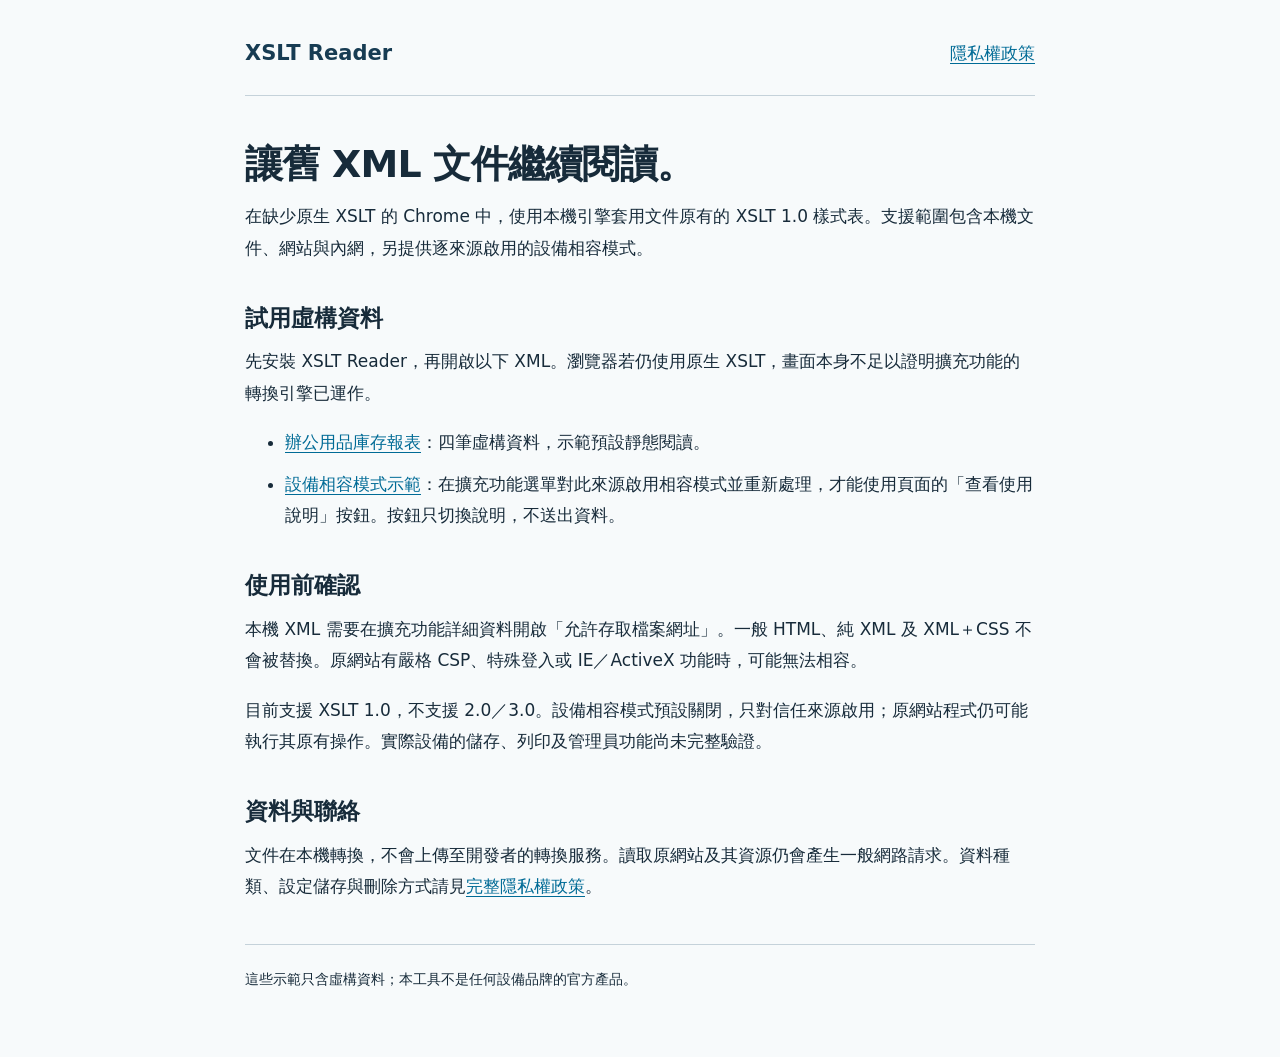
<file: index.html>
<!doctype html>
<html lang="zh-Hant"><head><meta charset="utf-8"><meta name="viewport" content="width=device-width,initial-scale=1"><meta name="description" content="XSLT Reader 使用說明、虛構 XML 示範文件與隱私權政策。"><title>XSLT Reader · 文件與示範</title><link rel="stylesheet" href="site.css"></head>
<body><main><nav><a href="index.html">XSLT Reader</a><a href="privacy.html">隱私權政策</a></nav><h1>讓舊 XML 文件繼續閱讀。</h1><p>在缺少原生 XSLT 的 Chrome 中，使用本機引擎套用文件原有的 XSLT 1.0 樣式表。支援範圍包含本機文件、網站與內網，另提供逐來源啟用的設備相容模式。</p>
<h2>試用虛構資料</h2><p>先安裝 XSLT Reader，再開啟以下 XML。瀏覽器若仍使用原生 XSLT，畫面本身不足以證明擴充功能的轉換引擎已運作。</p><ul><li><a href="demo/report.xml">辦公用品庫存報表</a>：四筆虛構資料，示範預設靜態閱讀。</li><li><a href="demo/device.xml">設備相容模式示範</a>：在擴充功能選單對此來源啟用相容模式並重新處理，才能使用頁面的「查看使用說明」按鈕。按鈕只切換說明，不送出資料。</li></ul>
<h2>使用前確認</h2><p>本機 XML 需要在擴充功能詳細資料開啟「允許存取檔案網址」。一般 HTML、純 XML 及 XML＋CSS 不會被替換。原網站有嚴格 CSP、特殊登入或 IE／ActiveX 功能時，可能無法相容。</p><p>目前支援 XSLT 1.0，不支援 2.0／3.0。設備相容模式預設關閉，只對信任來源啟用；原網站程式仍可能執行其原有操作。實際設備的儲存、列印及管理員功能尚未完整驗證。</p><h2>資料與聯絡</h2><p>文件在本機轉換，不會上傳至開發者的轉換服務。讀取原網站及其資源仍會產生一般網路請求。資料種類、設定儲存與刪除方式請見<a href="privacy.html">完整隱私權政策</a>。</p><footer>這些示範只含虛構資料；本工具不是任何設備品牌的官方產品。</footer></main></body></html>
</file>
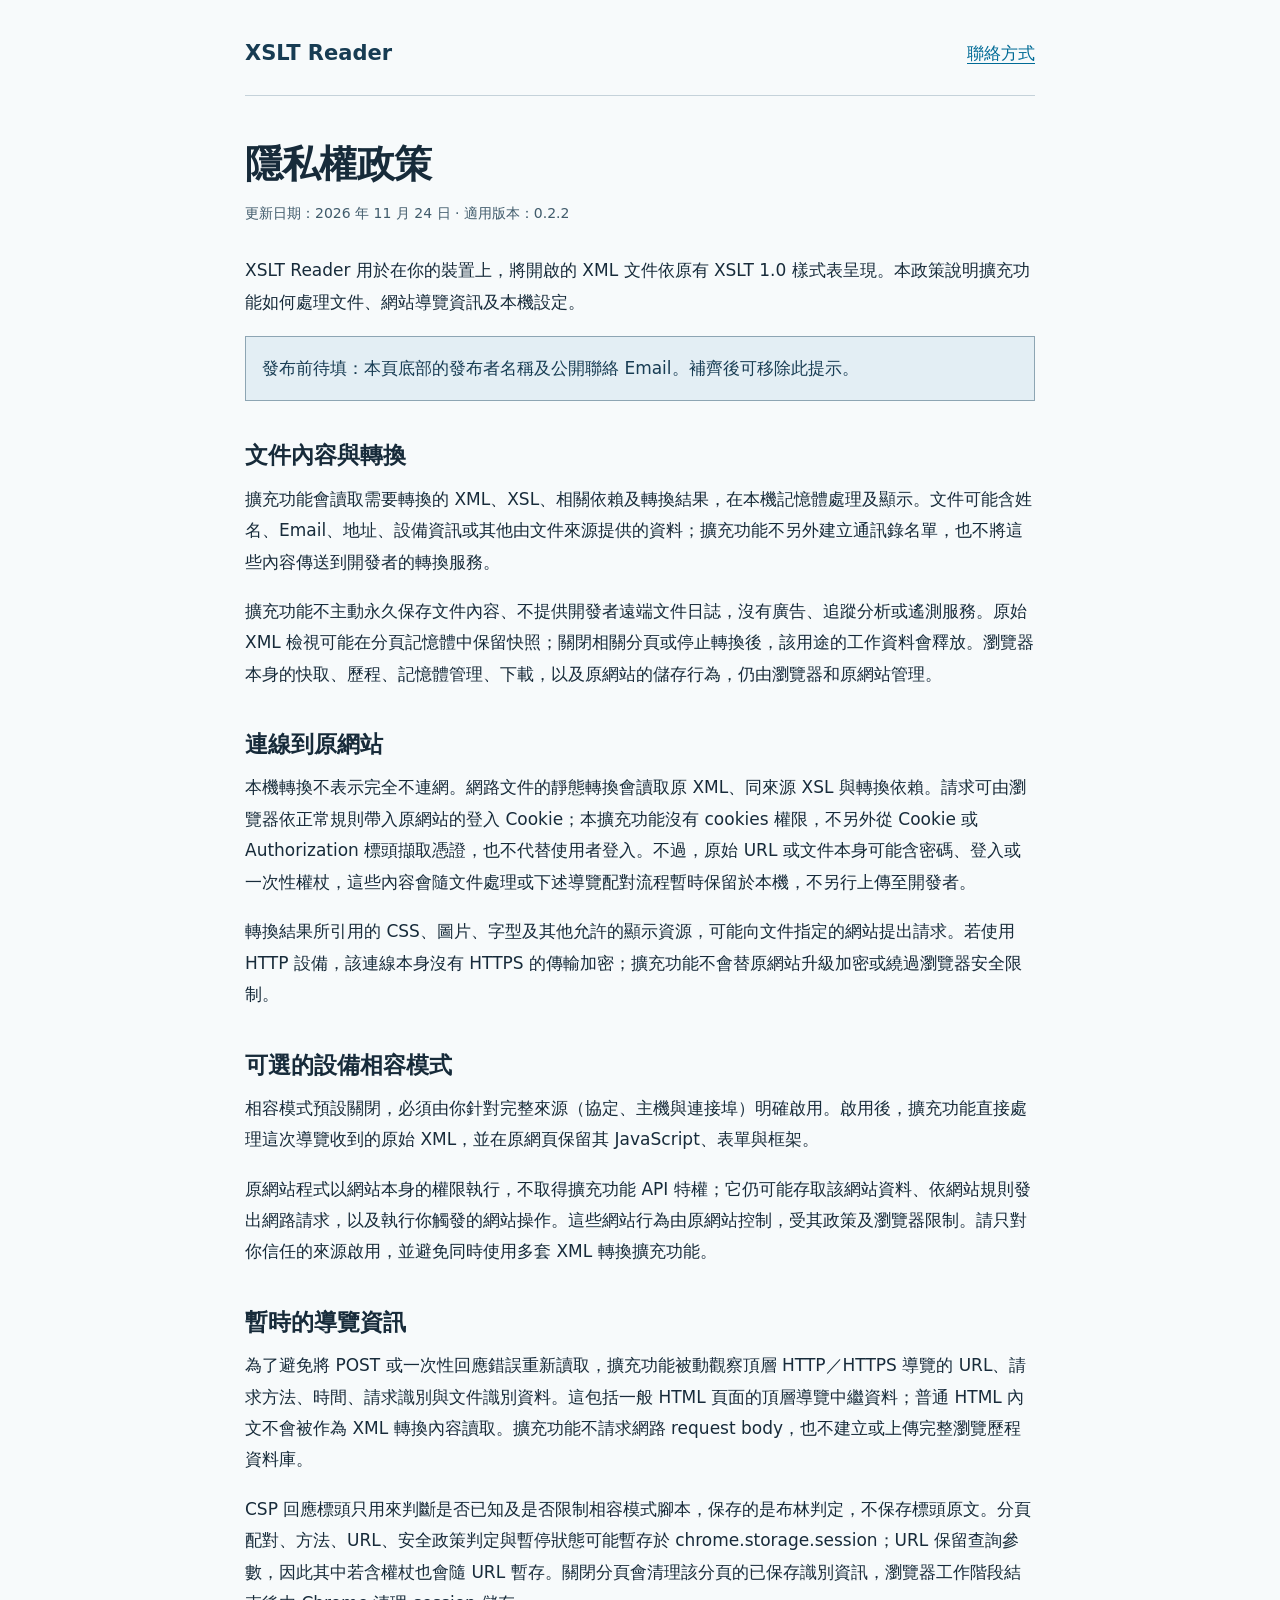
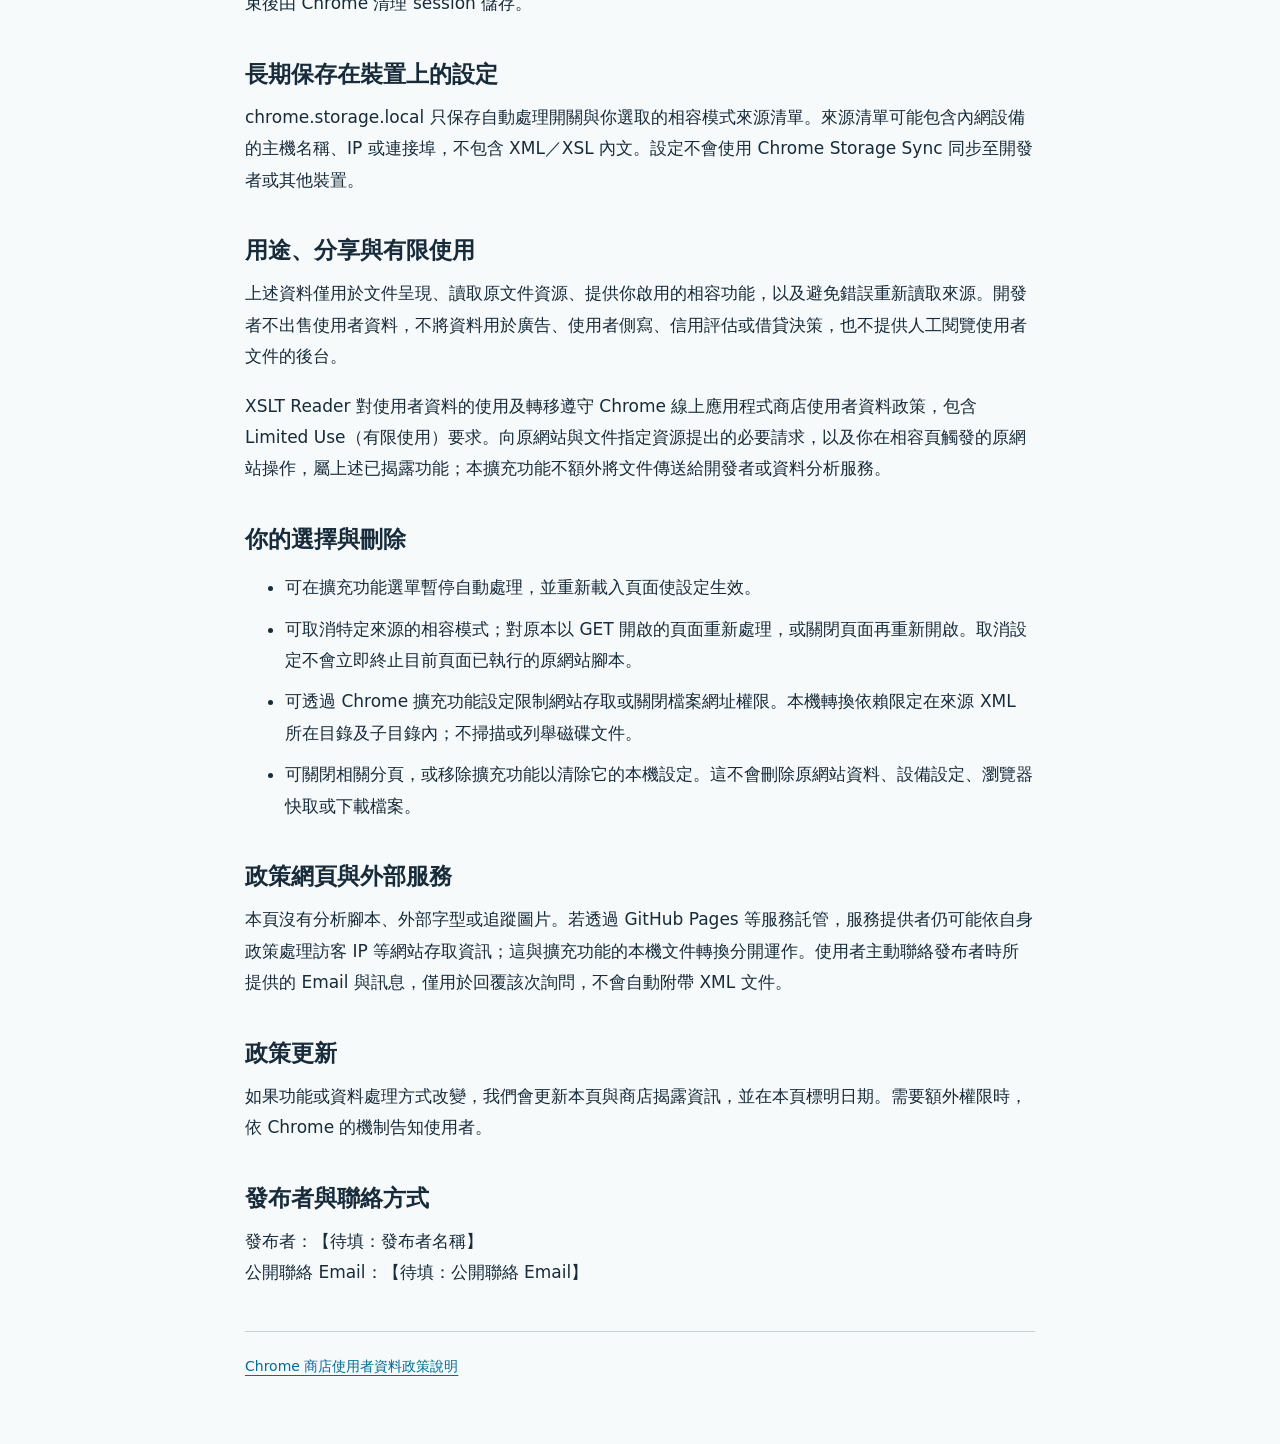
<file: privacy.html>
<!doctype html>
<html lang="zh-Hant"><head><meta charset="utf-8"><meta name="viewport" content="width=device-width,initial-scale=1"><meta name="description" content="XSLT Reader 隱私權政策：本機 XML／XSL 轉換、網站資源請求、儲存資料與使用者選擇。"><title>隱私權政策 · XSLT Reader</title><link rel="stylesheet" href="site.css"></head>
<body><main><nav><a href="index.html">XSLT Reader</a><a href="#contact">聯絡方式</a></nav>
<h1>隱私權政策</h1><p class="updated">更新日期：2026 年 11 月 24 日 · 適用版本：0.2.2</p>
<p>XSLT Reader 用於在你的裝置上，將開啟的 XML 文件依原有 XSLT 1.0 樣式表呈現。本政策說明擴充功能如何處理文件、網站導覽資訊及本機設定。</p>
<p class="draft">發布前待填：本頁底部的發布者名稱及公開聯絡 Email。補齊後可移除此提示。</p>
<h2>文件內容與轉換</h2>
<p>擴充功能會讀取需要轉換的 XML、XSL、相關依賴及轉換結果，在本機記憶體處理及顯示。文件可能含姓名、Email、地址、設備資訊或其他由文件來源提供的資料；擴充功能不另外建立通訊錄名單，也不將這些內容傳送到開發者的轉換服務。</p>
<p>擴充功能不主動永久保存文件內容、不提供開發者遠端文件日誌，沒有廣告、追蹤分析或遙測服務。原始 XML 檢視可能在分頁記憶體中保留快照；關閉相關分頁或停止轉換後，該用途的工作資料會釋放。瀏覽器本身的快取、歷程、記憶體管理、下載，以及原網站的儲存行為，仍由瀏覽器和原網站管理。</p>
<h2>連線到原網站</h2>
<p>本機轉換不表示完全不連網。網路文件的靜態轉換會讀取原 XML、同來源 XSL 與轉換依賴。請求可由瀏覽器依正常規則帶入原網站的登入 Cookie；本擴充功能沒有 cookies 權限，不另外從 Cookie 或 Authorization 標頭擷取憑證，也不代替使用者登入。不過，原始 URL 或文件本身可能含密碼、登入或一次性權杖，這些內容會隨文件處理或下述導覽配對流程暫時保留於本機，不另行上傳至開發者。</p>
<p>轉換結果所引用的 CSS、圖片、字型及其他允許的顯示資源，可能向文件指定的網站提出請求。若使用 HTTP 設備，該連線本身沒有 HTTPS 的傳輸加密；擴充功能不會替原網站升級加密或繞過瀏覽器安全限制。</p>
<h2>可選的設備相容模式</h2>
<p>相容模式預設關閉，必須由你針對完整來源（協定、主機與連接埠）明確啟用。啟用後，擴充功能直接處理這次導覽收到的原始 XML，並在原網頁保留其 JavaScript、表單與框架。</p>
<p>原網站程式以網站本身的權限執行，不取得擴充功能 API 特權；它仍可能存取該網站資料、依網站規則發出網路請求，以及執行你觸發的網站操作。這些網站行為由原網站控制，受其政策及瀏覽器限制。請只對你信任的來源啟用，並避免同時使用多套 XML 轉換擴充功能。</p>
<h2>暫時的導覽資訊</h2>
<p>為了避免將 POST 或一次性回應錯誤重新讀取，擴充功能被動觀察頂層 HTTP／HTTPS 導覽的 URL、請求方法、時間、請求識別與文件識別資料。這包括一般 HTML 頁面的頂層導覽中繼資料；普通 HTML 內文不會被作為 XML 轉換內容讀取。擴充功能不請求網路 request body，也不建立或上傳完整瀏覽歷程資料庫。</p>
<p>CSP 回應標頭只用來判斷是否已知及是否限制相容模式腳本，保存的是布林判定，不保存標頭原文。分頁配對、方法、URL、安全政策判定與暫停狀態可能暫存於 chrome.storage.session；URL 保留查詢參數，因此其中若含權杖也會隨 URL 暫存。關閉分頁會清理該分頁的已保存識別資訊，瀏覽器工作階段結束後由 Chrome 清理 session 儲存。</p>
<h2>長期保存在裝置上的設定</h2>
<p>chrome.storage.local 只保存自動處理開關與你選取的相容模式來源清單。來源清單可能包含內網設備的主機名稱、IP 或連接埠，不包含 XML／XSL 內文。設定不會使用 Chrome Storage Sync 同步至開發者或其他裝置。</p>
<h2>用途、分享與有限使用</h2>
<p>上述資料僅用於文件呈現、讀取原文件資源、提供你啟用的相容功能，以及避免錯誤重新讀取來源。開發者不出售使用者資料，不將資料用於廣告、使用者側寫、信用評估或借貸決策，也不提供人工閱覽使用者文件的後台。</p>
<p>XSLT Reader 對使用者資料的使用及轉移遵守 Chrome 線上應用程式商店使用者資料政策，包含 Limited Use（有限使用）要求。向原網站與文件指定資源提出的必要請求，以及你在相容頁觸發的原網站操作，屬上述已揭露功能；本擴充功能不額外將文件傳送給開發者或資料分析服務。</p>
<h2>你的選擇與刪除</h2>
<ul><li>可在擴充功能選單暫停自動處理，並重新載入頁面使設定生效。</li><li>可取消特定來源的相容模式；對原本以 GET 開啟的頁面重新處理，或關閉頁面再重新開啟。取消設定不會立即終止目前頁面已執行的原網站腳本。</li><li>可透過 Chrome 擴充功能設定限制網站存取或關閉檔案網址權限。本機轉換依賴限定在來源 XML 所在目錄及子目錄內；不掃描或列舉磁碟文件。</li><li>可關閉相關分頁，或移除擴充功能以清除它的本機設定。這不會刪除原網站資料、設備設定、瀏覽器快取或下載檔案。</li></ul>
<h2>政策網頁與外部服務</h2>
<p>本頁沒有分析腳本、外部字型或追蹤圖片。若透過 GitHub Pages 等服務託管，服務提供者仍可能依自身政策處理訪客 IP 等網站存取資訊；這與擴充功能的本機文件轉換分開運作。使用者主動聯絡發布者時所提供的 Email 與訊息，僅用於回覆該次詢問，不會自動附帶 XML 文件。</p>
<h2>政策更新</h2><p>如果功能或資料處理方式改變，我們會更新本頁與商店揭露資訊，並在本頁標明日期。需要額外權限時，依 Chrome 的機制告知使用者。</p>
<h2 id="contact">發布者與聯絡方式</h2><p>發布者：【待填：發布者名稱】<br>公開聯絡 Email：【待填：公開聯絡 Email】</p>
<footer><a href="https://developer.chrome.com/docs/webstore/program-policies/user-data-faq">Chrome 商店使用者資料政策說明</a></footer>
</main></body></html>
</file>
<file: site.css>
:root{font:17px/1.85 system-ui,"Microsoft JhengHei",sans-serif;color:#172b3a;background:#f7fafb;color-scheme:light}*{box-sizing:border-box}body{margin:0}main{max-width:850px;margin:auto;padding:34px 30px 64px}nav{display:flex;justify-content:space-between;gap:20px;align-items:center;border-bottom:1px solid #c5d2da;padding-bottom:22px;margin-bottom:44px}nav a:first-child{font-size:21px;font-weight:750;color:#173c53;text-decoration:none}h1{font-size:38px;line-height:1.3;letter-spacing:-.02em;margin:0 0 12px}h2{font-size:23px;line-height:1.4;margin:38px 0 12px}p{margin:12px 0 18px}a{color:#006b96;text-underline-offset:4px;overflow-wrap:anywhere}a:hover{color:#005477}a:focus-visible{outline:2px solid #006b96;outline-offset:4px}.updated{font-size:14px;color:#405b6b;margin-bottom:28px}.draft{border:1px solid #8da5b3;padding:16px;color:#173c53;background:#e3eef4}li{margin:10px 0}code{font-family:Consolas,monospace;overflow-wrap:anywhere}footer{border-top:1px solid #c5d2da;padding-top:22px;margin-top:42px;font-size:14px}::selection{background:#b8dfee;color:#102f42}@media(max-width:560px){main{padding:24px 20px 48px}h1{font-size:30px}h2{font-size:22px}nav{margin-bottom:30px;font-size:14px}}
</file>
